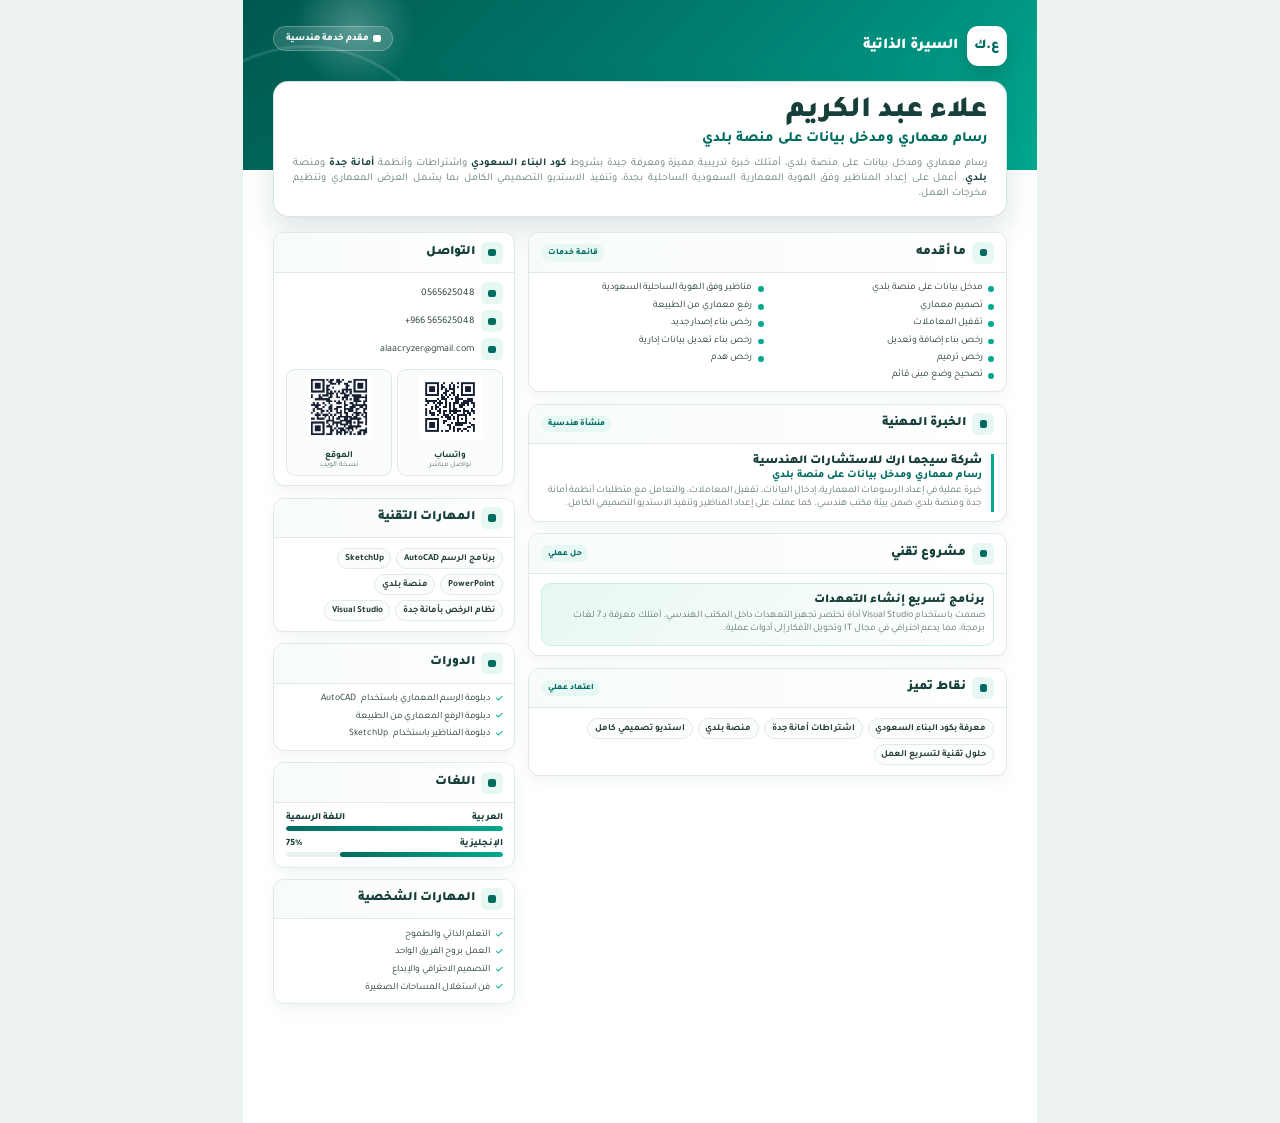
<file: cv-balady.html>
<!DOCTYPE html>
<html lang="ar" dir="rtl">
<head>
<meta charset="UTF-8" />
<meta name="viewport" content="width=device-width, initial-scale=1.0" />
<title>السيرة الذاتية - نسخة بلدي - علاء عبد الكريم</title>
<link rel="preconnect" href="https://fonts.googleapis.com" />
<link rel="preconnect" href="https://fonts.gstatic.com" crossorigin />
<link href="https://fonts.googleapis.com/css2?family=Tajawal:wght@300;400;500;700;800;900&display=swap" rel="stylesheet" />
<link rel="stylesheet" href="https://cdnjs.cloudflare.com/ajax/libs/font-awesome/6.5.1/css/all.min.css" />
<style>
  :root{
    --balady:#006b5f;
    --balady-2:#008a78;
    --mint:#00a98f;
    --mint-soft:#e7f7f3;
    --sand:#f7f3ea;
    --ink:#173f3a;
    --text:#263b39;
    --muted:#647a77;
    --line:#dfe9e6;
    --white:#fff;
  }
  *{margin:0;padding:0;box-sizing:border-box}
  @page{size:A4;margin:0}
  html,body{font-family:'Tajawal','Segoe UI',Tahoma,sans-serif;color:var(--text);background:#edf3f1}
  .en,.ltr{direction:ltr;unicode-bidi:isolate;display:inline-block}
  .page{
    width:210mm;min-height:297mm;margin:0 auto;background:var(--white);
    overflow:hidden;position:relative;
  }
  .page::before{
    content:"";position:absolute;inset:0 0 auto;height:45mm;
    background:
      radial-gradient(circle at 14% 16%,rgba(255,255,255,.26),transparent 16mm),
      linear-gradient(135deg,#00584f 0%,#007f71 55%,#00a98f 100%);
    z-index:0;
  }
  .page::after{
    content:"";position:absolute;top:12mm;left:-22mm;width:76mm;height:76mm;border:1mm solid rgba(255,255,255,.12);
    border-radius:50%;z-index:0;
  }
  .inner{position:relative;z-index:1;padding:7mm 8mm 6mm}

  .topbar{display:flex;justify-content:space-between;align-items:flex-start;color:#fff;margin-bottom:4mm}
  .brand{display:flex;align-items:center;gap:2.4mm}
  .brand-mark{
    width:10.5mm;height:10.5mm;border-radius:3mm;background:#fff;color:var(--balady);
    display:grid;place-items:center;font-size:3.6mm;font-weight:900;box-shadow:0 8px 18px rgba(0,0,0,.14);
  }
  .brand-text strong{display:block;font-size:4mm;font-weight:900;line-height:1.1}
  .brand-text span{display:block;font-size:2.35mm;color:rgba(255,255,255,.82);margin-top:.5mm}
  .version-badge{
    display:inline-flex;align-items:center;gap:1.2mm;background:rgba(255,255,255,.14);
    border:1px solid rgba(255,255,255,.26);border-radius:999px;padding:1.5mm 3mm;
    font-size:2.55mm;font-weight:800;
  }

  .hero-card{
    background:#fff;border-radius:4mm;border:1px solid rgba(0,107,95,.16);
    box-shadow:0 12px 30px rgba(0,74,67,.15);padding:4mm 5mm;margin-bottom:4mm;
    display:block;
  }
  .name{font-size:7.8mm;font-weight:900;color:var(--ink);line-height:1.05;margin-bottom:.8mm}
  .role{font-size:3.8mm;font-weight:800;color:var(--balady)}
  .summary{font-size:2.82mm;line-height:1.42;color:var(--muted);margin-top:2mm;text-align:justify}
  .summary b{color:var(--ink)}
  .status-grid{display:grid;grid-template-columns:1fr 1fr;gap:1.4mm}
  .status{
    background:var(--mint-soft);border:1px solid #c9eee6;border-radius:2.4mm;padding:1.7mm;
  }
  .status span{display:block;font-size:2.2mm;color:var(--muted);margin-bottom:.5mm}
  .status strong{display:block;font-size:2.72mm;color:var(--ink);font-weight:900;line-height:1.25}

  .grid{display:grid;grid-template-columns:1fr 64mm;gap:3.5mm}
  .main,.side{display:flex;flex-direction:column;gap:3mm}
  .panel{
    border:1px solid var(--line);border-radius:3mm;background:#fff;overflow:hidden;
    box-shadow:0 6px 16px rgba(0,74,67,.055);
  }
  .panel-head{
    display:flex;align-items:center;justify-content:space-between;gap:2mm;
    padding:2.2mm 3mm;background:linear-gradient(90deg,#f7fbfa,#fff);border-bottom:1px solid var(--line);
  }
  .panel-title{display:flex;align-items:center;gap:1.6mm;font-size:3.45mm;font-weight:900;color:var(--ink)}
  .panel-title i{
    width:5.8mm;height:5.8mm;border-radius:1.6mm;background:var(--mint-soft);color:var(--balady);
    display:grid;place-items:center;font-size:2.6mm;
  }
  .version-badge i::before,.panel-title i::before,.contact-list i::before{
    content:"";display:block;width:2mm;height:2mm;border-radius:.6mm;background:currentColor;
  }
  .panel-chip{
    display:inline-flex;align-items:center;gap:.8mm;border-radius:999px;background:var(--mint-soft);
    color:var(--balady);font-size:2.2mm;font-weight:800;padding:.9mm 1.8mm;
  }
  .panel-body{padding:2.5mm 3mm}

  .service-list{display:grid;grid-template-columns:1fr 1fr;gap:1.25mm 2mm;list-style:none}
  .service-list li{
    display:flex;align-items:flex-start;gap:1.5mm;font-size:2.62mm;line-height:1.28;color:var(--text);
  }
  .service-list li::before{
    content:"";width:1.55mm;height:1.55mm;border-radius:50%;background:var(--mint);margin-top:1.05mm;flex-shrink:0;
  }
  .experience{
    border-right:1mm solid var(--mint);padding-right:2.4mm;
  }
  .experience h3{font-size:3.25mm;color:var(--ink);font-weight:900}
  .experience .role-line{font-size:2.8mm;color:var(--balady);font-weight:800;margin:.3mm 0 .7mm}
  .experience p{font-size:2.65mm;color:var(--muted);line-height:1.35}
  .project{
    background:linear-gradient(135deg,var(--mint-soft),#fff);border:1px solid #c9eee6;
    border-radius:2.5mm;padding:2.3mm;
  }
  .project h3{font-size:3.2mm;color:var(--ink);font-weight:900;margin-bottom:.7mm}
  .project p{font-size:2.62mm;color:var(--muted);line-height:1.34}

  .contact-list{list-style:none;display:grid;gap:1.6mm}
  .contact-list li{display:flex;align-items:center;gap:1.8mm;font-size:2.7mm;color:var(--text)}
  .contact-list i{
    width:5.8mm;height:5.8mm;border-radius:1.6mm;background:var(--mint-soft);color:var(--balady);
    display:grid;place-items:center;flex-shrink:0;
  }
  .tag-list{display:flex;flex-wrap:wrap;gap:1.3mm}
  .tag{
    border:1px solid var(--line);background:#fbfdfc;border-radius:999px;
    padding:1.1mm 1.8mm;font-size:2.48mm;font-weight:700;color:var(--text);
  }
  .course-list,.personal-list{list-style:none;display:grid;gap:1.35mm}
  .course-list li,.personal-list li{display:flex;gap:1.5mm;font-size:2.58mm;line-height:1.28}
  .course-list li::before,.personal-list li::before{
    content:"\f00c";font-family:"Font Awesome 6 Free";font-weight:900;color:var(--mint);font-size:2mm;margin-top:.2mm;
  }
  .lang{margin-bottom:1.8mm}
  .lang-top{display:flex;justify-content:space-between;font-size:2.55mm;font-weight:800;color:var(--ink);margin-bottom:.8mm}
  .bar{height:1.3mm;background:#e8f1ef;border-radius:4mm;overflow:hidden}
  .bar span{display:block;height:100%;background:linear-gradient(90deg,var(--balady),var(--mint));border-radius:4mm}
  .qr-grid{display:grid;grid-template-columns:1fr 1fr;gap:1.4mm;margin-top:2.2mm}
  .qr{
    border:1px solid var(--line);background:#fbfdfc;border-radius:2.4mm;text-align:center;padding:1.4mm;
  }
  .qr img{width:17mm;height:17mm;margin:0 auto .7mm;border-radius:1mm}
  .qr strong{display:block;font-size:2.45mm;color:var(--ink)}
  .qr span{display:block;font-size:2.05mm;color:var(--muted);line-height:1.15}
</style>
</head>
<body>
<div class="page">
  <div class="inner">
    <header class="topbar">
      <div class="brand">
        <div class="brand-mark">ع.ك</div>
        <div class="brand-text">
          <strong>السيرة الذاتية</strong>
        </div>
      </div>
      <div class="version-badge"><i class="fa-solid fa-building-columns"></i> مقدم خدمة هندسية</div>
    </header>

    <section class="hero-card">
      <div>
        <h1 class="name">علاء عبد الكريم</h1>
        <div class="role">رسام معماري ومدخل بيانات على منصة بلدي</div>
        <p class="summary">
          رسام معماري ومدخل بيانات على منصة بلدي، أمتلك خبرة تدريبية مميزة ومعرفة جيدة بشروط
          <b>كود البناء السعودي</b> واشتراطات وأنظمة <b>أمانة جدة</b> ومنصة <b>بلدي</b>.
          أعمل على إعداد المناظير وفق الهوية المعمارية السعودية الساحلية بجدة، وتنفيذ الاستديو
          التصميمي الكامل بما يشمل العرض المعماري وتنظيم مخرجات العمل.
        </p>
      </div>
    </section>

    <div class="grid">
      <main class="main">
        <section class="panel">
          <div class="panel-head">
            <div class="panel-title"><i class="fa-solid fa-list-check"></i> ما أقدمه</div>
            <span class="panel-chip">قائمة خدمات</span>
          </div>
          <div class="panel-body">
            <ul class="service-list">
              <li>مدخل بيانات على منصة بلدي</li>
              <li>مناظير وفق الهوية الساحلية السعودية</li>
              <li>تصميم معماري</li>
              <li>رفع معماري من الطبيعة</li>
              <li>تقفيل المعاملات</li>
              <li>رخص بناء إصدار جديد</li>
              <li>رخص بناء إضافة وتعديل</li>
              <li>رخص بناء تعديل بيانات إدارية</li>
              <li>رخص ترميم</li>
              <li>رخص هدم</li>
              <li>تصحيح وضع مبنى قائم</li>
            </ul>
          </div>
        </section>

        <section class="panel">
          <div class="panel-head">
            <div class="panel-title"><i class="fa-solid fa-briefcase"></i> الخبرة المهنية</div>
            <span class="panel-chip">منشأة هندسية</span>
          </div>
          <div class="panel-body">
            <div class="experience">
              <h3>شركة سيجما ارك للاستشارات الهندسية</h3>
              <div class="role-line">رسام معماري ومدخل بيانات على منصة بلدي</div>
              <p>
                خبرة عملية في إعداد الرسومات المعمارية، إدخال البيانات، تقفيل المعاملات،
                والتعامل مع متطلبات أنظمة أمانة جدة ومنصة بلدي ضمن بيئة مكتب هندسي.
                كما عملت على إعداد المناظير وتنفيذ الاستديو التصميمي الكامل.
              </p>
            </div>
          </div>
        </section>

        <section class="panel">
          <div class="panel-head">
            <div class="panel-title"><i class="fa-solid fa-code"></i> مشروع تقني</div>
            <span class="panel-chip">حل عملي</span>
          </div>
          <div class="panel-body">
            <div class="project">
              <h3>برنامج تسريع إنشاء التعهدات</h3>
              <p>
                صممت باستخدام <span class="en">Visual Studio</span> أداة تختصر تجهيز التعهدات داخل المكتب الهندسي.
                أمتلك معرفة بـ 7 لغات برمجة، مما يدعم احترافي في مجال <span class="en">IT</span>
                وتحويل الأفكار إلى أدوات عملية.
              </p>
            </div>
          </div>
        </section>

        <section class="panel">
          <div class="panel-head">
            <div class="panel-title"><i class="fa-solid fa-star"></i> نقاط تميز</div>
            <span class="panel-chip">اعتماد عملي</span>
          </div>
          <div class="panel-body">
            <div class="tag-list">
              <span class="tag">معرفة بكود البناء السعودي</span>
              <span class="tag">اشتراطات أمانة جدة</span>
              <span class="tag">منصة بلدي</span>
              <span class="tag">استديو تصميمي كامل</span>
              <span class="tag">حلول تقنية لتسريع العمل</span>
            </div>
          </div>
        </section>
      </main>

      <aside class="side">
        <section class="panel">
          <div class="panel-head">
            <div class="panel-title"><i class="fa-solid fa-address-card"></i> التواصل</div>
          </div>
          <div class="panel-body">
            <ul class="contact-list">
              <li><i class="fa-solid fa-phone"></i><span class="ltr">0565625048</span></li>
              <li><i class="fa-brands fa-whatsapp"></i><span class="ltr">+966 565625048</span></li>
              <li><i class="fa-solid fa-envelope"></i><span class="ltr">alaacryzer@gmail.com</span></li>
            </ul>
            <div class="qr-grid">
              <div class="qr">
                <img src="assets/whatsapp-qr.png" alt="باركود واتساب" />
                <strong>واتساب</strong>
                <span>تواصل مباشر</span>
              </div>
              <div class="qr">
                <img src="assets/cv-site-qr.png" alt="باركود الموقع" />
                <strong>الموقع</strong>
                <span>نسخة الويب</span>
              </div>
            </div>
          </div>
        </section>

        <section class="panel">
          <div class="panel-head">
            <div class="panel-title"><i class="fa-solid fa-sliders"></i> المهارات التقنية</div>
          </div>
          <div class="panel-body">
            <div class="tag-list">
              <span class="tag">برنامج الرسم <span class="en">AutoCAD</span></span>
              <span class="tag"><span class="en">SketchUp</span></span>
              <span class="tag"><span class="en">PowerPoint</span></span>
              <span class="tag">منصة بلدي</span>
              <span class="tag">نظام الرخص بأمانة جدة</span>
              <span class="tag"><span class="en">Visual Studio</span></span>
            </div>
          </div>
        </section>

        <section class="panel">
          <div class="panel-head">
            <div class="panel-title"><i class="fa-solid fa-certificate"></i> الدورات</div>
          </div>
          <div class="panel-body">
            <ul class="course-list">
              <li>دبلومة الرسم المعماري باستخدام <span class="en">AutoCAD</span></li>
              <li>دبلومة الرفع المعماري من الطبيعة</li>
              <li>دبلومة المناظير باستخدام <span class="en">SketchUp</span></li>
            </ul>
          </div>
        </section>

        <section class="panel">
          <div class="panel-head">
            <div class="panel-title"><i class="fa-solid fa-language"></i> اللغات</div>
          </div>
          <div class="panel-body">
            <div class="lang">
              <div class="lang-top"><span>العربية</span><span>اللغة الرسمية</span></div>
              <div class="bar"><span style="width:100%"></span></div>
            </div>
            <div class="lang" style="margin-bottom:0">
              <div class="lang-top"><span>الإنجليزية</span><span>75%</span></div>
              <div class="bar"><span style="width:75%"></span></div>
            </div>
          </div>
        </section>

        <section class="panel">
          <div class="panel-head">
            <div class="panel-title"><i class="fa-solid fa-users"></i> المهارات الشخصية</div>
          </div>
          <div class="panel-body">
            <ul class="personal-list">
              <li>التعلم الذاتي والطموح</li>
              <li>العمل بروح الفريق الواحد</li>
              <li>التصميم الاحترافي والإبداع</li>
              <li>فن استغلال المساحات الصغيرة</li>
            </ul>
          </div>
        </section>

      </aside>
    </div>
  </div>
</div>
</body>
</html>
</file>
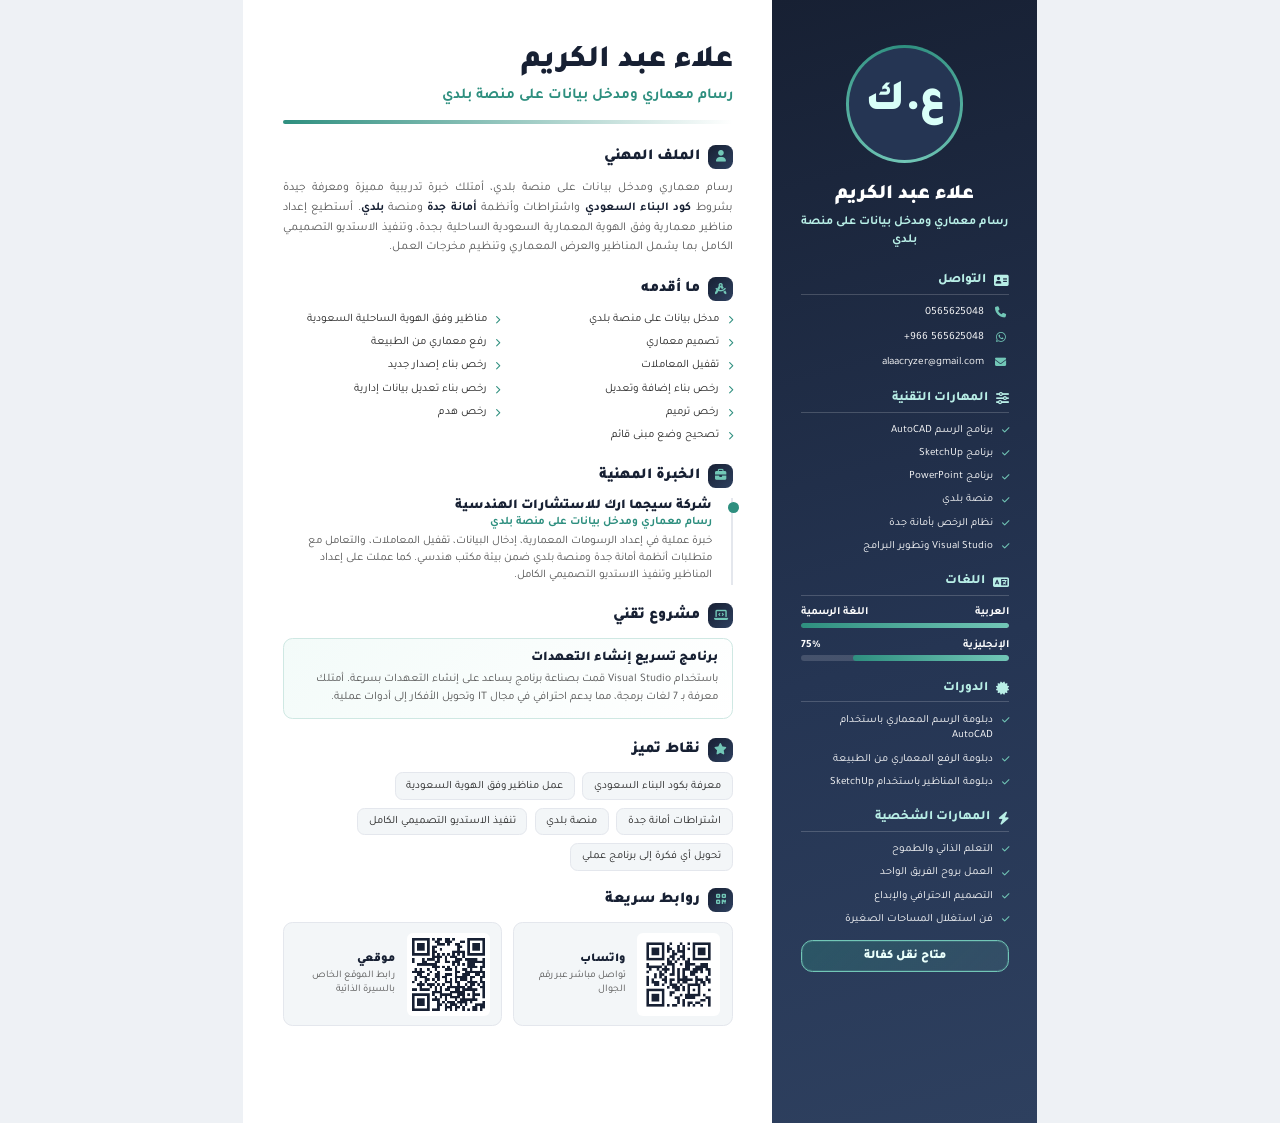
<file: cv.html>
<!DOCTYPE html>
<html lang="ar" dir="rtl">
<head>
<meta charset="UTF-8" />
<meta name="viewport" content="width=device-width, initial-scale=1.0" />
<title>السيرة الذاتية - علاء عبد الكريم</title>
<link rel="preconnect" href="https://fonts.googleapis.com" />
<link rel="preconnect" href="https://fonts.gstatic.com" crossorigin />
<link href="https://fonts.googleapis.com/css2?family=Tajawal:wght@300;400;500;700;800;900&display=swap" rel="stylesheet" />
<link rel="stylesheet" href="https://cdnjs.cloudflare.com/ajax/libs/font-awesome/6.5.1/css/all.min.css" />
<style>
  :root{
    --ink:#172033; --ink-2:#253553; --accent:#2e8f7f; --accent-l:#72c7b7;
    --text:#222; --muted:#555; --line:#e4e7ed; --soft:#f3f6f8;
  }
  *{margin:0;padding:0;box-sizing:border-box}
  @page{size:A4;margin:0}
  html,body{font-family:'Tajawal','Segoe UI',Tahoma,sans-serif;color:var(--text);background:#eef1f5}
  .page{
    width:210mm;min-height:297mm;margin:0 auto;background:#fff;display:grid;
    grid-template-columns:70mm 1fr;overflow:hidden;
  }

  .side{background:linear-gradient(165deg,#172033,#253553 58%,#2e405f);color:#fff;padding:12mm 7.5mm}
  .avatar{
    width:31mm;height:31mm;margin:0 auto 5.5mm;border-radius:50%;
    background:conic-gradient(var(--accent),var(--accent-l),var(--accent));padding:3px;
  }
  .avatar-in{
    width:100%;height:100%;border-radius:50%;background:var(--ink-2);
    display:grid;place-items:center;font-size:11.5mm;font-weight:900;color:#d9fff8;
  }
  .side-name{text-align:center;font-size:5.4mm;font-weight:900;line-height:1.25;margin-bottom:1.5mm}
  .side-role{text-align:center;color:#b8eee6;font-weight:700;font-size:3.25mm;line-height:1.45;margin-bottom:6mm}

  .side h3{
    font-size:3.45mm;font-weight:800;color:#b8eee6;margin-bottom:2.7mm;
    padding-bottom:1.3mm;border-bottom:1px solid rgba(255,255,255,.18);
    display:flex;align-items:center;gap:2mm;
  }
  .side-block{margin-bottom:5.2mm}
  .contact-li{display:flex;align-items:flex-start;gap:2.5mm;margin-bottom:2.35mm;font-size:2.95mm;line-height:1.45}
  .contact-li i{color:var(--accent-l);width:4mm;text-align:center;margin-top:.55mm;flex-shrink:0}
  .contact-li span{word-break:break-word}
  .ltr,.en{direction:ltr;unicode-bidi:isolate;display:inline-block}

  .side-list{list-style:none}
  .side-list li{display:flex;gap:2.2mm;font-size:2.92mm;margin-bottom:2mm;line-height:1.42}
  .side-list li > span{display:block}
  .side-list li::before{
    content:"\f00c";font-family:"Font Awesome 6 Free";font-weight:900;
    color:var(--accent-l);font-size:2.25mm;margin-top:.35mm;flex-shrink:0;
  }
  .sponsorship-badge{
    margin-top:3.2mm;border:1.4px solid var(--accent-l);border-radius:3mm;
    background:linear-gradient(135deg,rgba(46,143,127,.32),rgba(114,199,183,.12));
    color:#eafffb;text-align:center;font-size:3.25mm;font-weight:900;
    padding:2.2mm 2.5mm;box-shadow:0 0 0 1px rgba(114,199,183,.18) inset;
  }
  .language{margin-bottom:2.7mm}
  .language-top{display:flex;justify-content:space-between;font-size:2.95mm;font-weight:700;margin-bottom:1mm}
  .language-bar{height:1.45mm;background:rgba(255,255,255,.15);border-radius:2mm;overflow:hidden}
  .language-bar span{display:block;height:100%;border-radius:2mm;background:linear-gradient(90deg,var(--accent),var(--accent-l))}

  .main{padding:12mm 10.5mm}
  .main-head{margin-bottom:5.5mm}
  .main-head h1{font-size:8.2mm;font-weight:900;color:var(--ink);line-height:1.12}
  .main-head .title{font-size:4mm;font-weight:700;color:var(--accent);margin-top:1.4mm;line-height:1.5}
  .head-rule{height:1mm;width:100%;background:linear-gradient(90deg,var(--accent),transparent);margin-top:3.2mm;border-radius:2mm}

  .sec{margin-bottom:5mm}
  .sec-title{
    font-size:4.05mm;font-weight:900;color:var(--ink);margin-bottom:2.7mm;
    display:flex;align-items:center;gap:2.2mm;
  }
  .sec-title i{
    width:6.4mm;height:6.4mm;display:grid;place-items:center;border-radius:2mm;
    background:linear-gradient(135deg,var(--ink),#2e405f);color:var(--accent-l);font-size:3mm;
  }
  .summary{font-size:3.18mm;color:var(--muted);line-height:1.65;text-align:justify}
  .summary b{color:var(--ink)}

  .services{display:grid;grid-template-columns:1fr 1fr;gap:1.8mm 4mm}
  .services li{display:flex;gap:2.2mm;font-size:3.02mm;color:var(--text);align-items:flex-start;line-height:1.45}
  .services li > span{display:block}
  .services li::before{
    content:"\f054";font-family:"Font Awesome 6 Free";font-weight:900;
    color:var(--accent);font-size:2.25mm;margin-top:.55mm;flex-shrink:0;
  }

  .project{
    background:linear-gradient(135deg,#f3fbf9,#fff);border:1px solid #cfe8e3;
    border-radius:2.5mm;padding:3mm 3.6mm;
  }
  .project h4{font-size:3.55mm;font-weight:900;color:var(--ink);margin-bottom:1mm}
  .project p{font-size:3.05mm;color:var(--muted);line-height:1.55}

  .exp{padding-right:4.8mm;border-right:2px solid var(--line);position:relative;margin-bottom:3mm}
  .exp::before{content:"";position:absolute;right:-2.25mm;top:.9mm;width:3mm;height:3mm;border-radius:50%;background:var(--accent)}
  .exp h4{font-size:3.6mm;font-weight:900;color:var(--ink)}
  .exp .role{font-size:3.05mm;color:var(--accent);font-weight:700;margin:.3mm 0 .9mm}
  .exp p{font-size:3.05mm;color:var(--muted);line-height:1.5}

  .chips{display:flex;flex-wrap:wrap;gap:2mm}
  .chip{background:var(--soft);border:1px solid var(--line);border-radius:2mm;padding:1.7mm 2.8mm;font-size:2.95mm}
  .chip b{color:var(--ink)}
  .qr-grid{display:grid;grid-template-columns:1fr 1fr;gap:3mm}
  .qr-card{
    display:flex;align-items:center;gap:3mm;background:var(--soft);
    border:1px solid var(--line);border-radius:2.5mm;padding:2.5mm 3mm;
  }
  .qr-card img{width:22mm;height:22mm;border-radius:1.5mm;flex-shrink:0}
  .qr-card h4{font-size:3.2mm;font-weight:900;color:var(--ink);margin-bottom:.7mm}
  .qr-card p{font-size:2.7mm;color:var(--muted);line-height:1.35}
</style>
</head>
<body>
<div class="page">

  <aside class="side">
    <div class="avatar"><div class="avatar-in">ع.ك</div></div>
    <div class="side-name">علاء عبد الكريم</div>
    <div class="side-role">رسام معماري ومدخل بيانات على منصة بلدي</div>

    <div class="side-block">
      <h3><i class="fa-solid fa-address-card"></i> التواصل</h3>
      <div class="contact-li"><i class="fa-solid fa-phone"></i><span class="ltr">0565625048</span></div>
      <div class="contact-li"><i class="fa-brands fa-whatsapp"></i><span class="ltr">+966 565625048</span></div>
      <div class="contact-li"><i class="fa-solid fa-envelope"></i><span class="ltr">alaacryzer@gmail.com</span></div>
    </div>

    <div class="side-block">
      <h3><i class="fa-solid fa-sliders"></i> المهارات التقنية</h3>
      <ul class="side-list">
        <li><span>برنامج الرسم <span class="en">AutoCAD</span></span></li>
        <li><span>برنامج <span class="en">SketchUp</span></span></li>
        <li><span>برنامج <span class="en">PowerPoint</span></span></li>
        <li><span>منصة بلدي</span></li>
        <li><span>نظام الرخص بأمانة جدة</span></li>
        <li><span><span class="en">Visual Studio</span> وتطوير البرامج</span></li>
      </ul>
    </div>

    <div class="side-block">
      <h3><i class="fa-solid fa-language"></i> اللغات</h3>
      <div class="language">
        <div class="language-top"><span>العربية</span><span>اللغة الرسمية</span></div>
        <div class="language-bar"><span style="width:100%"></span></div>
      </div>
      <div class="language">
        <div class="language-top"><span>الإنجليزية</span><span>75%</span></div>
        <div class="language-bar"><span style="width:75%"></span></div>
      </div>
    </div>

    <div class="side-block">
      <h3><i class="fa-solid fa-certificate"></i> الدورات</h3>
      <ul class="side-list">
        <li><span>دبلومة الرسم المعماري باستخدام <span class="en">AutoCAD</span></span></li>
        <li><span>دبلومة الرفع المعماري من الطبيعة</span></li>
        <li><span>دبلومة المناظير باستخدام <span class="en">SketchUp</span></span></li>
      </ul>
    </div>

    <div class="side-block" style="margin-bottom:0">
      <h3><i class="fa-solid fa-bolt"></i> المهارات الشخصية</h3>
      <ul class="side-list">
        <li><span>التعلم الذاتي والطموح</span></li>
        <li><span>العمل بروح الفريق الواحد</span></li>
        <li><span>التصميم الاحترافي والإبداع</span></li>
        <li><span>فن استغلال المساحات الصغيرة</span></li>
      </ul>
      <div class="sponsorship-badge">متاح نقل كفالة</div>
    </div>
  </aside>

  <main class="main">
    <div class="main-head">
      <h1>علاء عبد الكريم</h1>
      <div class="title">رسام معماري ومدخل بيانات على منصة بلدي</div>
      <div class="head-rule"></div>
    </div>

    <div class="sec">
      <div class="sec-title"><i class="fa-solid fa-user"></i> الملف المهني</div>
      <p class="summary">
        رسام معماري ومدخل بيانات على منصة بلدي، أمتلك خبرة تدريبية مميزة ومعرفة جيدة بشروط
        <b>كود البناء السعودي</b> واشتراطات وأنظمة <b>أمانة جدة</b> ومنصة <b>بلدي</b>.
        أستطيع إعداد مناظير معمارية وفق الهوية المعمارية السعودية الساحلية بجدة، وتنفيذ
        الاستديو التصميمي الكامل بما يشمل المناظير والعرض المعماري وتنظيم مخرجات العمل.
      </p>
    </div>

    <div class="sec">
      <div class="sec-title"><i class="fa-solid fa-compass-drafting"></i> ما أقدمه</div>
      <ul class="services">
        <li><span>مدخل بيانات على منصة بلدي</span></li>
        <li><span>مناظير وفق الهوية الساحلية السعودية</span></li>
        <li><span>تصميم معماري</span></li>
        <li><span>رفع معماري من الطبيعة</span></li>
        <li><span>تقفيل المعاملات</span></li>
        <li><span>رخص بناء إصدار جديد</span></li>
        <li><span>رخص بناء إضافة وتعديل</span></li>
        <li><span>رخص بناء تعديل بيانات إدارية</span></li>
        <li><span>رخص ترميم</span></li>
        <li><span>رخص هدم</span></li>
        <li><span>تصحيح وضع مبنى قائم</span></li>
      </ul>
    </div>

    <div class="sec">
      <div class="sec-title"><i class="fa-solid fa-briefcase"></i> الخبرة المهنية</div>
      <div class="exp" style="margin-bottom:0">
        <h4>شركة سيجما ارك للاستشارات الهندسية</h4>
        <div class="role">رسام معماري ومدخل بيانات على منصة بلدي</div>
        <p>
          خبرة عملية في إعداد الرسومات المعمارية، إدخال البيانات، تقفيل المعاملات،
          والتعامل مع متطلبات أنظمة أمانة جدة ومنصة بلدي ضمن بيئة مكتب هندسي.
          كما عملت على إعداد المناظير وتنفيذ الاستديو التصميمي الكامل.
        </p>
      </div>
    </div>

    <div class="sec">
      <div class="sec-title"><i class="fa-solid fa-laptop-code"></i> مشروع تقني</div>
      <div class="project">
        <h4>برنامج تسريع إنشاء التعهدات</h4>
        <p>
          باستخدام <span class="en">Visual Studio</span> قمت بصناعة برنامج يساعد على إنشاء التعهدات بسرعة.
          أمتلك معرفة بـ 7 لغات برمجة، مما يدعم احترافي في مجال <span class="en">IT</span>
          وتحويل الأفكار إلى أدوات عملية.
        </p>
      </div>
    </div>

    <div class="sec" style="margin-bottom:0">
      <div class="sec-title"><i class="fa-solid fa-star"></i> نقاط تميز</div>
      <div class="chips">
        <span class="chip">معرفة بكود البناء السعودي</span>
        <span class="chip">عمل مناظير وفق الهوية السعودية</span>
        <span class="chip">اشتراطات أمانة جدة</span>
        <span class="chip">منصة بلدي</span>
        <span class="chip">تنفيذ الاستديو التصميمي الكامل</span>
        <span class="chip">تحويل أي فكرة إلى برنامج عملي</span>
      </div>
    </div>

    <div class="sec" style="margin-bottom:0;margin-top:4.5mm">
      <div class="sec-title"><i class="fa-solid fa-qrcode"></i> روابط سريعة</div>
      <div class="qr-grid">
        <div class="qr-card">
          <img src="assets/whatsapp-qr.png" alt="باركود واتساب" />
          <div>
            <h4>واتساب</h4>
            <p>تواصل مباشر عبر رقم الجوال</p>
          </div>
        </div>
        <div class="qr-card">
          <img src="assets/cv-site-qr.png" alt="باركود موقع السيرة الذاتية" />
          <div>
            <h4>موقعي</h4>
            <p>رابط الموقع الخاص بالسيرة الذاتية</p>
          </div>
        </div>
      </div>
    </div>
  </main>

</div>
</body>
</html>
</file>
